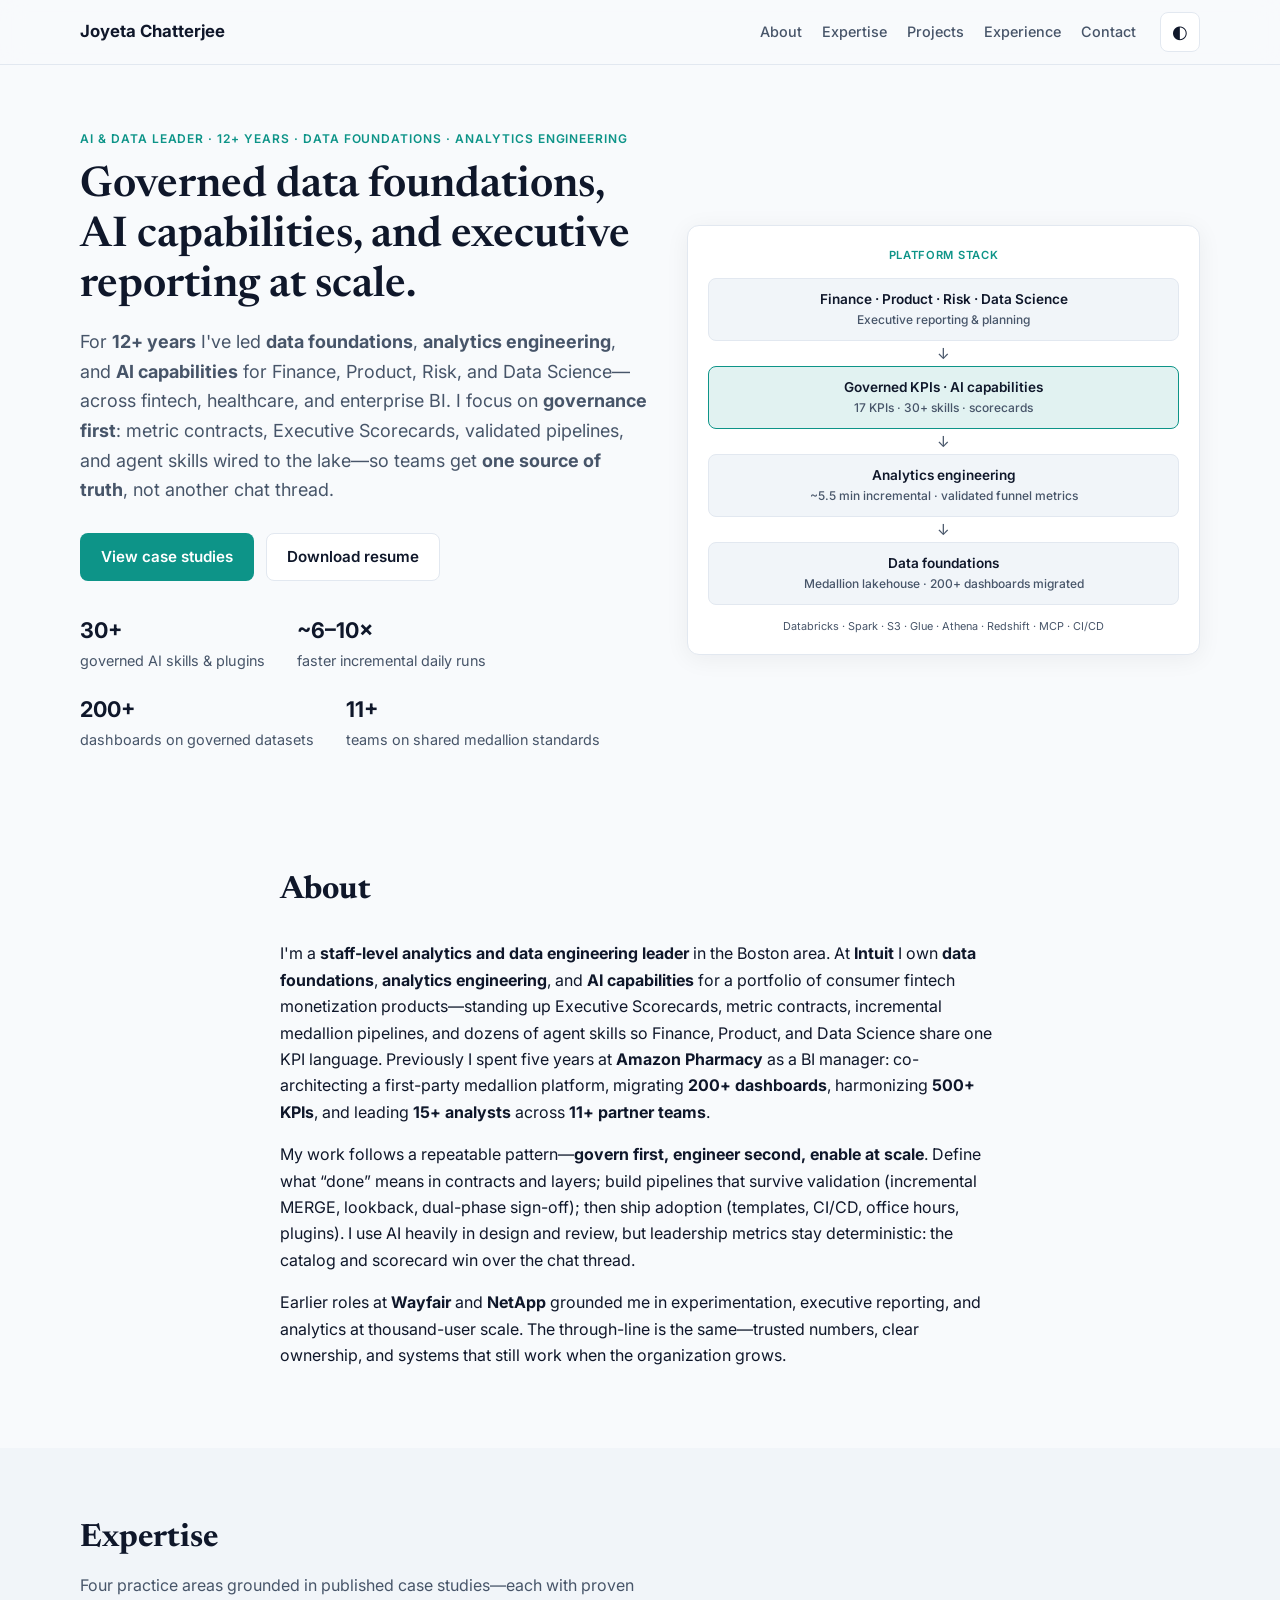
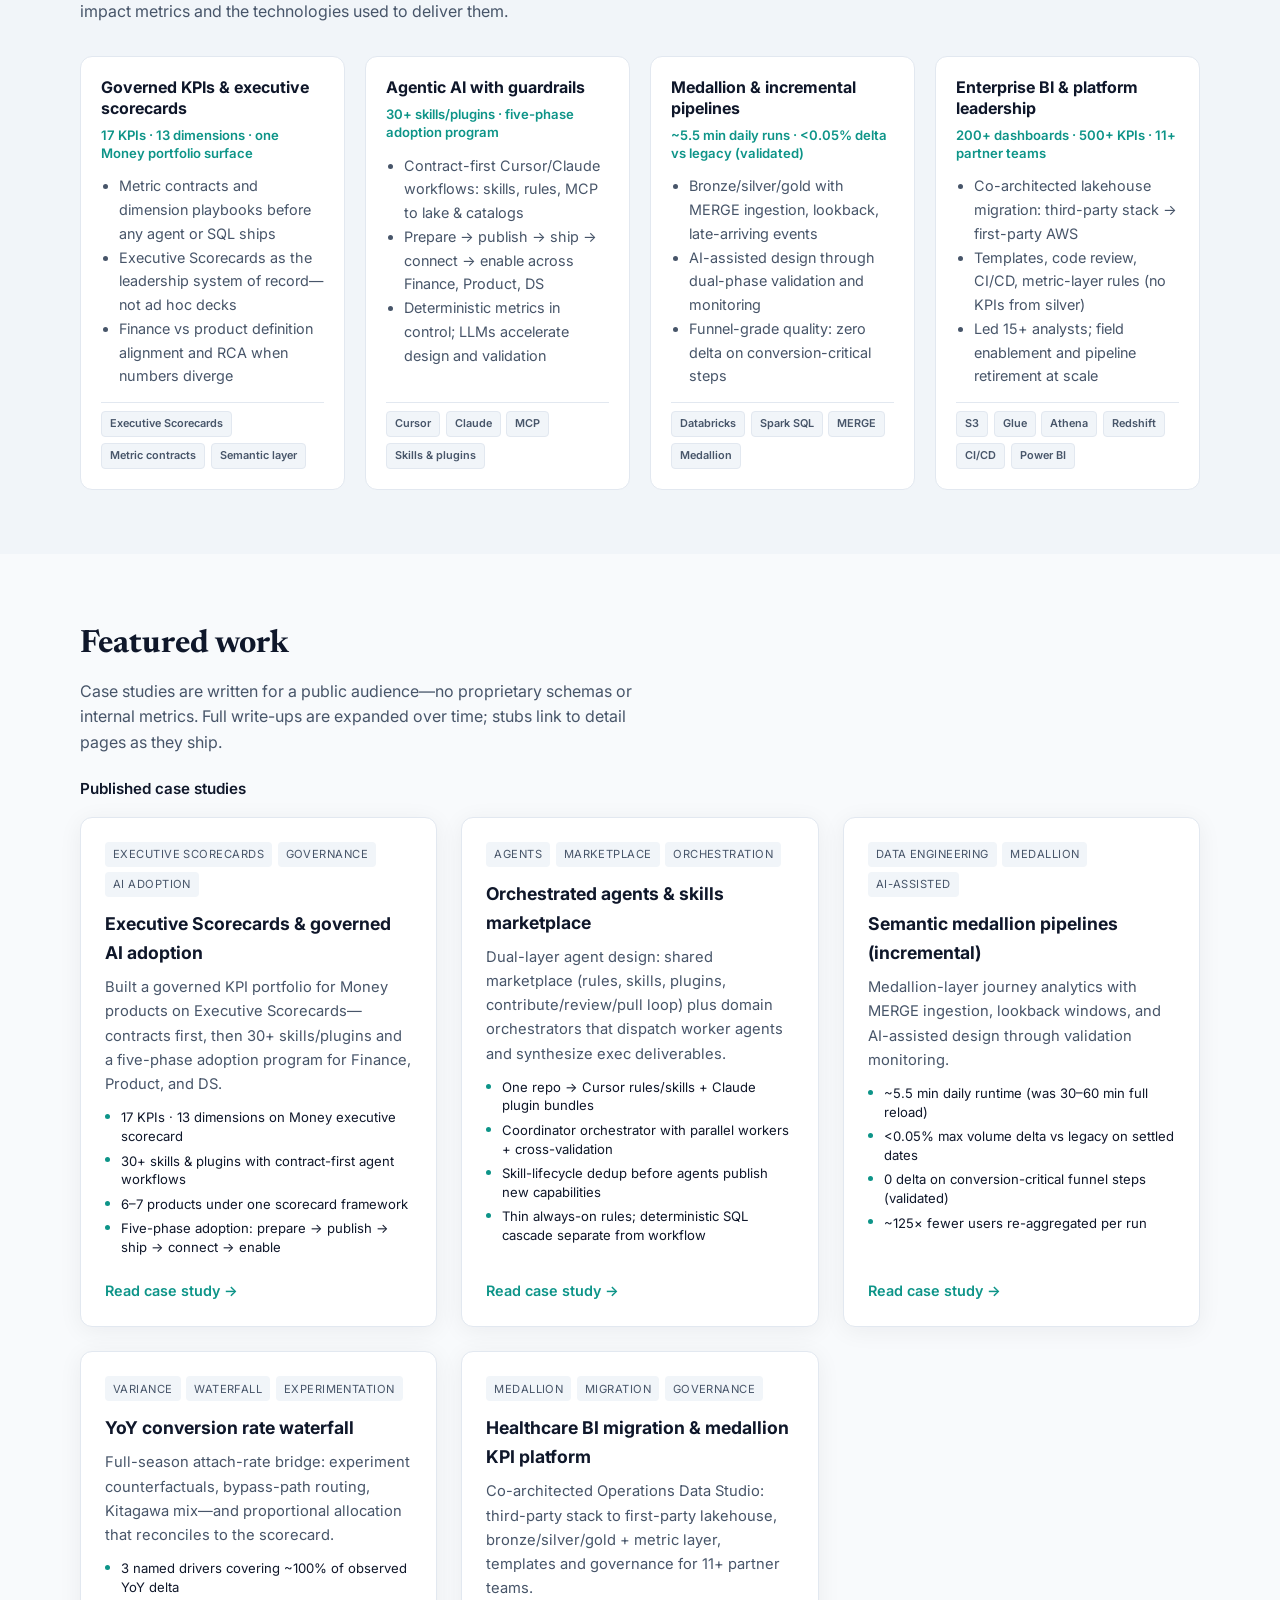
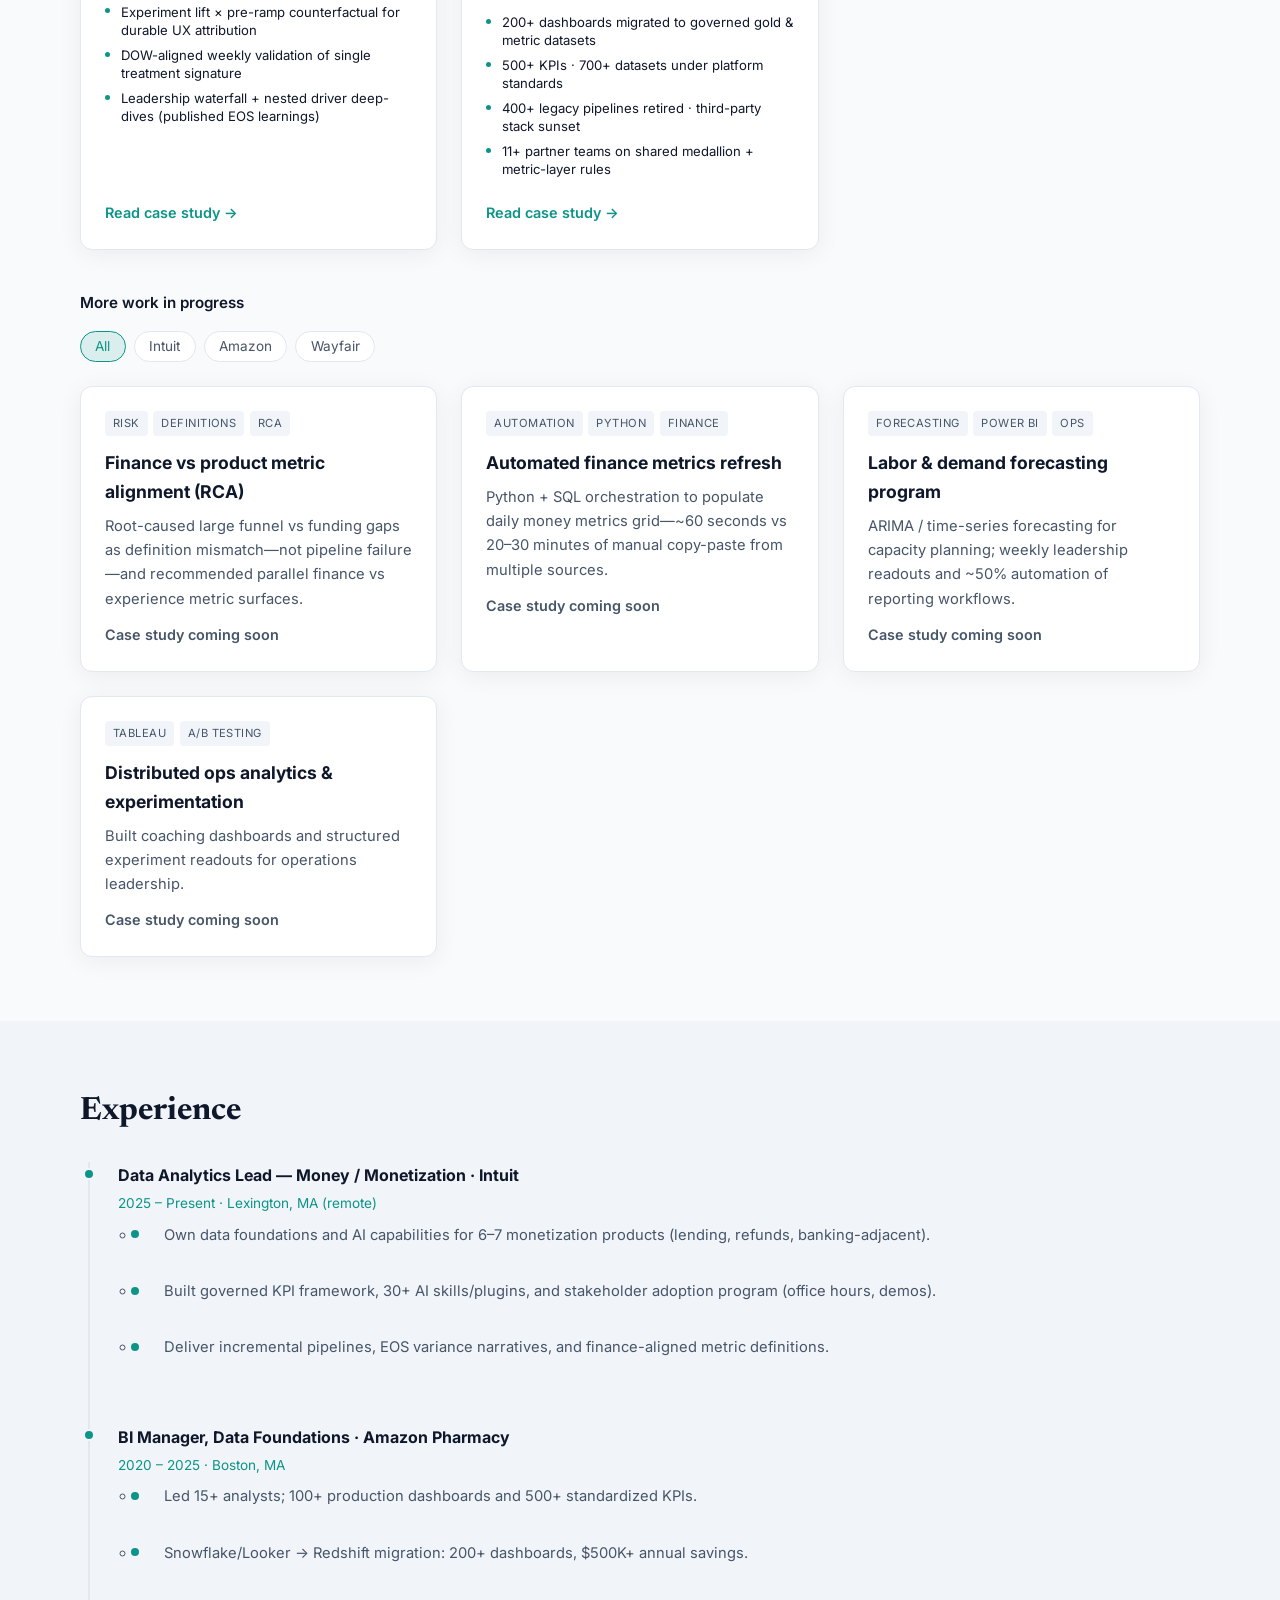
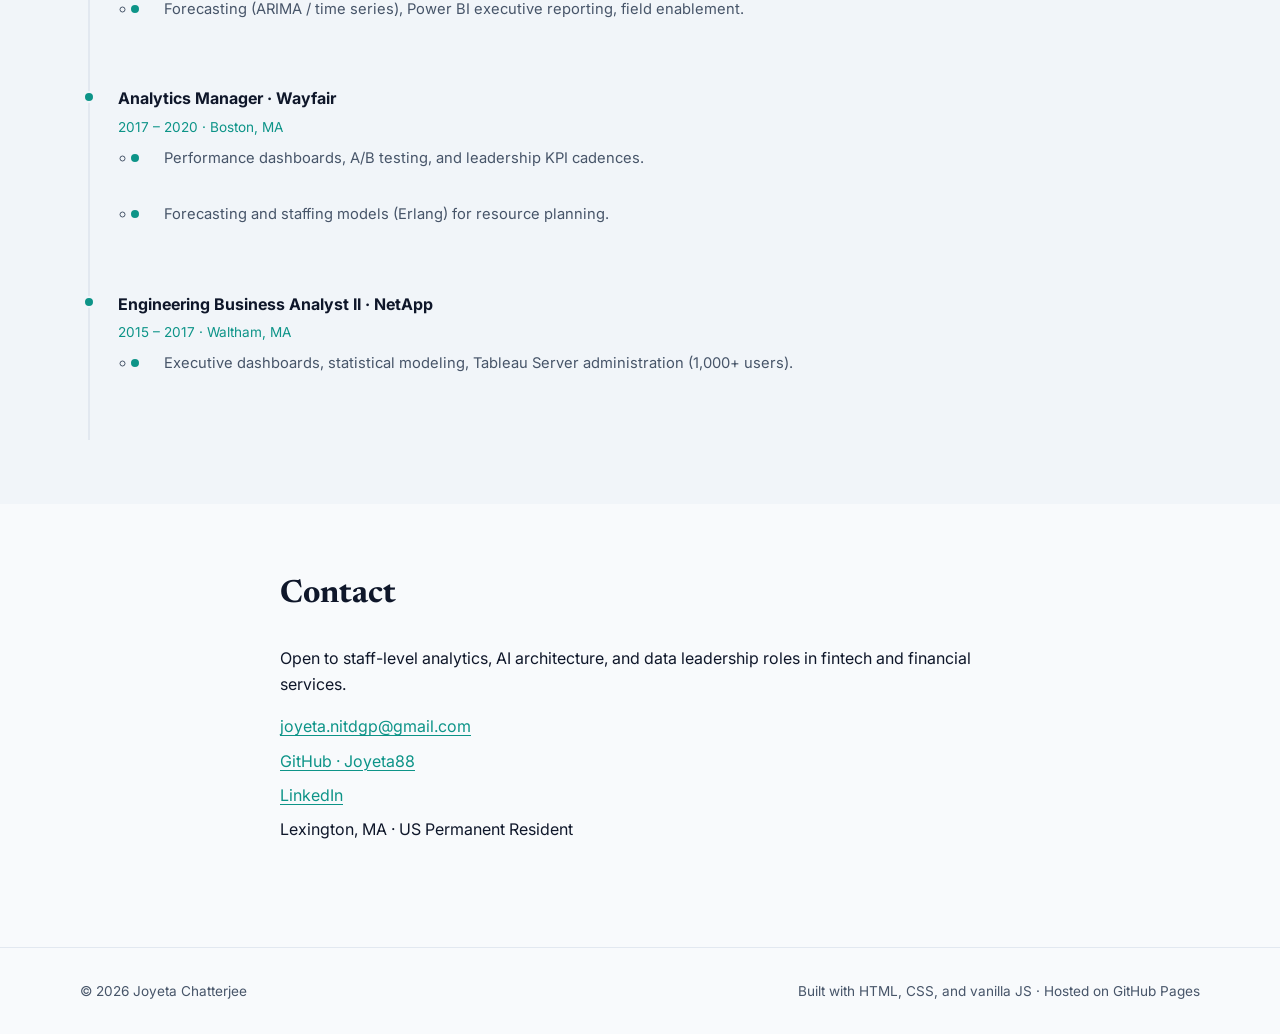
<file: index.html>
<!DOCTYPE html>
<html lang="en">
<head>
  <meta charset="UTF-8" />
  <meta name="viewport" content="width=device-width, initial-scale=1.0" />
  <meta name="description" content="Joyeta Chatterjee — Staff-level analytics & data engineering leader. Governed KPIs, medallion pipelines, agentic AI, and enterprise lakehouse migrations across fintech and healthcare." />
  <meta name="author" content="Joyeta Chatterjee" />
  <title>Joyeta Chatterjee | Staff Analytics & Data Engineering Leader</title>
  <link rel="preconnect" href="https://fonts.googleapis.com" />
  <link rel="preconnect" href="https://fonts.gstatic.com" crossorigin />
  <link href="https://fonts.googleapis.com/css2?family=Inter:wght@400;500;600;700&family=Newsreader:ital,wght@0,500;0,600;1,500&display=swap" rel="stylesheet" />
  <link rel="stylesheet" href="css/style.css?v=20260522" />
</head>
<body>
  <a class="skip-link" href="#main">Skip to content</a>

  <header class="site-header">
    <div class="container header-inner">
      <a class="logo" href="#">Joyeta Chatterjee</a>
      <nav class="nav" aria-label="Primary">
        <a href="#about">About</a>
        <a href="#expertise">Expertise</a>
        <a href="#projects">Projects</a>
        <a href="#experience">Experience</a>
        <a href="#contact">Contact</a>
      </nav>
      <button type="button" class="theme-toggle" id="theme-toggle" aria-label="Toggle dark mode">
        <span class="theme-icon" aria-hidden="true">◐</span>
      </button>
      <button type="button" class="nav-toggle" id="nav-toggle" aria-label="Open menu" aria-expanded="false">
        <span></span><span></span><span></span>
      </button>
    </div>
  </header>

  <main id="main">
    <section class="hero">
      <div class="container hero-grid">
        <div class="hero-copy">
          <p class="eyebrow">AI &amp; data leader · 12+ years · Data foundations · Analytics engineering</p>
          <h1>Governed data foundations, AI capabilities, and executive reporting at scale.</h1>
          <p class="lead">
            For <strong>12+ years</strong> I've led <strong>data foundations</strong>, <strong>analytics engineering</strong>, and
            <strong>AI capabilities</strong> for Finance, Product, Risk, and Data Science—across fintech, healthcare, and
            enterprise BI. I focus on <strong>governance first</strong>: metric contracts, Executive Scorecards, validated
            pipelines, and agent skills wired to the lake—so teams get <strong>one source of truth</strong>, not another chat thread.
          </p>
          <div class="hero-cta">
            <a class="btn btn-primary" href="#projects">View case studies</a>
            <a class="btn btn-secondary" href="resume/Joyeta_Chatterjee_Resume.pdf" target="_blank" rel="noopener">Download resume</a>
          </div>
          <ul class="hero-stats" aria-label="Impact from published case studies">
            <li><strong>30+</strong> governed AI skills &amp; plugins</li>
            <li><strong>~6–10×</strong> faster incremental daily runs</li>
            <li><strong>200+</strong> dashboards on governed datasets</li>
            <li><strong>11+</strong> teams on shared medallion standards</li>
          </ul>
        </div>
        <aside class="hero-card" aria-label="Platform stack from published case studies">
          <p class="hero-stack-title">Platform stack</p>
          <div class="hero-stack">
            <div class="hero-stack__layer">
              <span class="hero-stack__name">Finance · Product · Risk · Data Science</span>
              <span class="hero-stack__metric">Executive reporting &amp; planning</span>
            </div>
            <div class="hero-stack__arrow" aria-hidden="true">↓</div>
            <div class="hero-stack__layer hero-stack__layer--accent">
              <span class="hero-stack__name">Governed KPIs · AI capabilities</span>
              <span class="hero-stack__metric">17 KPIs · 30+ skills · scorecards</span>
            </div>
            <div class="hero-stack__arrow" aria-hidden="true">↓</div>
            <div class="hero-stack__layer">
              <span class="hero-stack__name">Analytics engineering</span>
              <span class="hero-stack__metric">~5.5 min incremental · validated funnel metrics</span>
            </div>
            <div class="hero-stack__arrow" aria-hidden="true">↓</div>
            <div class="hero-stack__layer">
              <span class="hero-stack__name">Data foundations</span>
              <span class="hero-stack__metric">Medallion lakehouse · 200+ dashboards migrated</span>
            </div>
          </div>
          <p class="hero-stack-foot">Databricks · Spark · S3 · Glue · Athena · Redshift · MCP · CI/CD</p>
        </aside>
      </div>
    </section>

    <section id="about" class="section">
      <div class="container narrow">
        <h2>About</h2>
        <p>
          I'm a <strong>staff-level analytics and data engineering leader</strong> in the Boston area. At
          <strong>Intuit</strong> I own <strong>data foundations</strong>, <strong>analytics engineering</strong>, and
          <strong>AI capabilities</strong> for a portfolio of consumer fintech monetization products—standing up Executive
          Scorecards, metric contracts, incremental medallion pipelines, and dozens of agent skills so Finance, Product,
          and Data Science share one KPI language. Previously I spent five years at <strong>Amazon Pharmacy</strong> as a BI
          manager: co-architecting a first-party medallion platform, migrating <strong>200+ dashboards</strong>, harmonizing
          <strong>500+ KPIs</strong>, and leading <strong>15+ analysts</strong> across <strong>11+ partner teams</strong>.
        </p>
        <p>
          My work follows a repeatable pattern—<strong>govern first, engineer second, enable at scale</strong>. Define what
          “done” means in contracts and layers; build pipelines that survive validation (incremental MERGE, lookback,
          dual-phase sign-off); then ship adoption (templates, CI/CD, office hours, plugins). I use AI heavily in design
          and review, but leadership metrics stay deterministic: the catalog and scorecard win over the chat thread.
        </p>
        <p>
          Earlier roles at <strong>Wayfair</strong> and <strong>NetApp</strong> grounded me in experimentation, executive reporting, and
          analytics at thousand-user scale. The through-line is the same—trusted numbers, clear ownership, and systems
          that still work when the organization grows.
        </p>
      </div>
    </section>

    <section id="expertise" class="section section-alt">
      <div class="container">
        <div class="section-head">
          <h2>Expertise</h2>
          <p class="section-desc">
            Four practice areas grounded in published case studies—each with proven impact metrics and the technologies used to deliver them.
          </p>
        </div>
        <div class="skills-grid" id="skills-grid"></div>
      </div>
    </section>

    <section id="projects" class="section">
      <div class="container">
        <div class="section-head">
          <h2>Featured work</h2>
          <p class="section-desc">
            Case studies are written for a public audience—no proprietary schemas or internal metrics.
            Full write-ups are expanded over time; stubs link to detail pages as they ship.
          </p>
        </div>
        <h3 class="projects-subhead">Published case studies</h3>
        <div class="projects-grid" id="featured-projects-grid" aria-label="Published case studies"></div>
        <h3 class="projects-subhead projects-subhead--filter">More work in progress</h3>
        <div class="filter-bar" id="filter-bar" role="tablist" aria-label="Filter projects in progress"></div>
        <div class="projects-grid" id="projects-grid"></div>
      </div>
    </section>

    <section id="experience" class="section section-alt">
      <div class="container">
        <h2>Experience</h2>
        <ol class="timeline" id="timeline"></ol>
      </div>
    </section>

    <section id="contact" class="section">
      <div class="container narrow contact-block">
        <h2>Contact</h2>
        <p>Open to staff-level analytics, AI architecture, and data leadership roles in fintech and financial services.</p>
        <ul class="contact-links">
          <li><a href="mailto:joyeta.nitdgp@gmail.com">joyeta.nitdgp@gmail.com</a></li>
          <li><a href="https://github.com/Joyeta88" target="_blank" rel="noopener">GitHub · Joyeta88</a></li>
          <li><a href="https://www.linkedin.com/in/joyetachatterjee" target="_blank" rel="noopener">LinkedIn</a></li>
          <li>Lexington, MA · US Permanent Resident</li>
        </ul>
      </div>
    </section>
  </main>

  <footer class="site-footer">
    <div class="container footer-inner">
      <p>&copy; <span id="year"></span> Joyeta Chatterjee</p>
      <p class="footer-note">Built with HTML, CSS, and vanilla JS · Hosted on GitHub Pages</p>
    </div>
  </footer>

  <script src="js/projects.js?v=20260710"></script>
  <script src="js/main.js?v=20260710"></script>
</body>
</html>
</file>
<file: css/style.css>
/* Design tokens */
:root {
  --bg: #f8fafc;
  --bg-alt: #f1f5f9;
  --surface: #ffffff;
  --text: #0f172a;
  --text-muted: #475569;
  --border: #e2e8f0;
  --accent: #0d9488;
  --accent-hover: #0f766e;
  --accent-soft: rgba(13, 148, 136, 0.12);
  --shadow: 0 4px 24px rgba(15, 23, 42, 0.06);
  --radius: 12px;
  --font-sans: "Inter", system-ui, sans-serif;
  --font-serif: "Newsreader", Georgia, serif;
  --header-h: 64px;
}

[data-theme="dark"] {
  --bg: #0b1120;
  --bg-alt: #111827;
  --surface: #1e293b;
  --text: #f1f5f9;
  --text-muted: #94a3b8;
  --border: #334155;
  --accent: #2dd4bf;
  --accent-hover: #5eead4;
  --accent-soft: rgba(45, 212, 191, 0.15);
  --shadow: 0 4px 24px rgba(0, 0, 0, 0.35);
}

*,
*::before,
*::after {
  box-sizing: border-box;
}

html {
  scroll-behavior: smooth;
}

body {
  margin: 0;
  font-family: var(--font-sans);
  font-size: 1rem;
  line-height: 1.65;
  color: var(--text);
  background: var(--bg);
}

img {
  max-width: 100%;
  height: auto;
}

a {
  color: var(--accent);
  text-decoration-thickness: 1px;
  text-underline-offset: 3px;
}

a:hover {
  color: var(--accent-hover);
}

.container {
  width: min(1120px, 92vw);
  margin-inline: auto;
}

.narrow {
  width: min(720px, 92vw);
}

.skip-link {
  position: absolute;
  left: -9999px;
  top: 0;
  padding: 0.5rem 1rem;
  background: var(--accent);
  color: #fff;
  z-index: 1000;
}

.skip-link:focus {
  left: 1rem;
  top: 1rem;
}

/* Header */
.site-header {
  position: sticky;
  top: 0;
  z-index: 100;
  background: color-mix(in srgb, var(--bg) 85%, transparent);
  backdrop-filter: blur(12px);
  border-bottom: 1px solid var(--border);
}

.header-inner {
  display: flex;
  align-items: center;
  gap: 1.5rem;
  min-height: var(--header-h);
}

.logo {
  font-weight: 700;
  font-size: 1.05rem;
  color: var(--text);
  text-decoration: none;
  white-space: nowrap;
}

.nav {
  display: flex;
  gap: 1.25rem;
  margin-left: auto;
}

.nav a {
  color: var(--text-muted);
  text-decoration: none;
  font-size: 0.9rem;
  font-weight: 500;
}

.nav a:hover {
  color: var(--text);
}

.theme-toggle {
  border: 1px solid var(--border);
  background: var(--surface);
  color: var(--text);
  width: 40px;
  height: 40px;
  border-radius: 8px;
  cursor: pointer;
  font-size: 1.1rem;
}

.nav-toggle {
  display: none;
  flex-direction: column;
  gap: 5px;
  border: none;
  background: transparent;
  cursor: pointer;
  padding: 8px;
}

.nav-toggle span {
  display: block;
  width: 22px;
  height: 2px;
  background: var(--text);
}

/* Hero */
.hero {
  padding: 4rem 0 3rem;
}

.hero-grid {
  display: grid;
  grid-template-columns: 1.05fr 0.95fr;
  gap: 2.5rem;
  align-items: center;
}

.eyebrow {
  text-transform: uppercase;
  letter-spacing: 0.08em;
  font-size: 0.75rem;
  font-weight: 600;
  color: var(--accent);
  margin: 0 0 0.75rem;
}

.hero h1 {
  font-family: var(--font-serif);
  font-size: clamp(1.85rem, 3.8vw, 2.65rem);
  line-height: 1.18;
  font-weight: 600;
  margin: 0 0 1rem;
  max-width: 18em;
}

.lead {
  font-size: 1.125rem;
  color: var(--text-muted);
  margin: 0 0 1.75rem;
}

.hero-cta {
  display: flex;
  flex-wrap: wrap;
  gap: 0.75rem;
  margin-bottom: 2rem;
}

.btn {
  display: inline-flex;
  align-items: center;
  padding: 0.65rem 1.25rem;
  border-radius: 8px;
  font-weight: 600;
  font-size: 0.95rem;
  text-decoration: none;
  border: 1px solid transparent;
}

.btn-primary {
  background: var(--accent);
  color: #fff !important;
}

.btn-primary:hover {
  background: var(--accent-hover);
}

.btn-secondary {
  background: var(--surface);
  color: var(--text) !important;
  border-color: var(--border);
}

.hero-stats {
  list-style: none;
  padding: 0;
  margin: 0;
  display: flex;
  flex-wrap: wrap;
  gap: 1.25rem 2rem;
}

.hero-stats li {
  font-size: 0.9rem;
  color: var(--text-muted);
}

.hero-stats strong {
  display: block;
  font-size: 1.35rem;
  color: var(--text);
  font-weight: 700;
}

.hero-card {
  background: var(--surface);
  border: 1px solid var(--border);
  border-radius: var(--radius);
  padding: 1.25rem;
  box-shadow: var(--shadow);
}

/* Hero stack diagram */
.hero-stack-title {
  margin: 0 0 0.85rem;
  font-size: 0.7rem;
  font-weight: 600;
  text-transform: uppercase;
  letter-spacing: 0.06em;
  color: var(--accent);
  text-align: center;
}

.hero-stack {
  display: flex;
  flex-direction: column;
  align-items: stretch;
  gap: 0;
  font-size: 0.85rem;
}

.hero-stack__layer {
  display: flex;
  flex-direction: column;
  gap: 0.2rem;
  padding: 0.75rem 1rem;
  text-align: center;
  background: var(--bg-alt);
  border: 1px solid var(--border);
  border-radius: 8px;
}

.hero-stack__layer--accent {
  background: var(--accent-soft);
  border-color: var(--accent);
  font-weight: 600;
}

.hero-stack__name {
  color: var(--text);
  font-weight: 600;
  line-height: 1.3;
}

.hero-stack__metric {
  font-size: 0.75rem;
  font-weight: 500;
  color: var(--text-muted);
  line-height: 1.35;
}

.hero-stack__arrow {
  text-align: center;
  color: var(--text-muted);
  padding: 0.3rem 0;
  font-size: 0.95rem;
  line-height: 1;
}

.hero-stack-foot {
  margin: 0.85rem 0 0;
  font-size: 0.68rem;
  line-height: 1.45;
  text-align: center;
  color: var(--text-muted);
}

/* Sections */
.section {
  padding: 4rem 0;
}

.section-alt {
  background: var(--bg-alt);
}

.section > .container > h2,
.section > .container.narrow > h2 {
  font-family: var(--font-serif);
  font-size: 2rem;
  margin: 0 0 1.5rem;
}

.section-head {
  margin-bottom: 2rem;
}

.section-head h2 {
  font-family: var(--font-serif);
  font-size: 2rem;
  margin: 0 0 0.5rem;
}

.section-desc {
  color: var(--text-muted);
  max-width: 56ch;
  margin: 0;
  font-size: 1rem;
  line-height: 1.6;
}

/* Skills */
.skills-grid {
  display: grid;
  grid-template-columns: repeat(auto-fill, minmax(260px, 1fr));
  gap: 1.25rem;
}

.skill-card {
  background: var(--surface);
  border: 1px solid var(--border);
  border-radius: var(--radius);
  padding: 1.25rem;
  display: flex;
  flex-direction: column;
}

.skill-card h3 {
  margin: 0 0 0.5rem;
  font-size: 1rem;
  line-height: 1.3;
}

.skill-impact {
  margin: 0 0 0.75rem;
  font-size: 0.82rem;
  font-weight: 600;
  color: var(--accent);
  line-height: 1.35;
}

.skill-card ul {
  margin: 0 0 0.85rem;
  padding-left: 1.1rem;
  color: var(--text-muted);
  font-size: 0.9rem;
  flex: 1;
}

.skill-tech {
  display: flex;
  flex-wrap: wrap;
  gap: 0.35rem;
  margin-top: auto;
  padding-top: 0.5rem;
  border-top: 1px solid var(--border);
}

.skill-tech-chip {
  font-size: 0.68rem;
  font-weight: 600;
  padding: 0.2rem 0.5rem;
  border-radius: 4px;
  background: var(--bg-alt);
  color: var(--text-muted);
  border: 1px solid var(--border);
}

/* Projects */
.projects-subhead {
  font-size: 0.95rem;
  font-weight: 600;
  margin: 0 0 1rem;
  color: var(--text);
  font-family: var(--font-sans);
}

.projects-subhead--filter {
  margin-top: 2.5rem;
}

#projects .section-head {
  margin-bottom: 1.25rem;
}

#featured-projects-grid {
  margin-bottom: 0.5rem;
}

.filter-bar {
  display: flex;
  flex-wrap: wrap;
  gap: 0.5rem;
  margin-bottom: 1.5rem;
}

.filter-btn {
  border: 1px solid var(--border);
  background: var(--surface);
  color: var(--text-muted);
  padding: 0.4rem 0.9rem;
  border-radius: 999px;
  font-size: 0.85rem;
  cursor: pointer;
  font-family: inherit;
}

.filter-btn.active,
.filter-btn:hover {
  border-color: var(--accent);
  color: var(--accent);
  background: var(--accent-soft);
}

.projects-grid {
  display: grid;
  grid-template-columns: repeat(auto-fill, minmax(300px, 1fr));
  gap: 1.5rem;
}

.project-card {
  background: var(--surface);
  border: 1px solid var(--border);
  border-radius: var(--radius);
  padding: 1.5rem;
  display: flex;
  flex-direction: column;
  box-shadow: var(--shadow);
  transition: transform 0.2s, border-color 0.2s;
}

.project-card:hover {
  transform: translateY(-2px);
  border-color: var(--accent);
}

.project-card h3 {
  margin: 0 0 0.5rem;
  font-size: 1.1rem;
}

.project-tags {
  display: flex;
  flex-wrap: wrap;
  gap: 0.35rem;
  margin-bottom: 0.75rem;
}

.tag {
  font-size: 0.7rem;
  text-transform: uppercase;
  letter-spacing: 0.04em;
  padding: 0.2rem 0.5rem;
  border-radius: 4px;
  background: var(--bg-alt);
  color: var(--text-muted);
}

.project-card p {
  color: var(--text-muted);
  font-size: 0.92rem;
  margin: 0 0 0.75rem;
}

.project-highlights {
  list-style: none;
  padding: 0;
  margin: 0 0 1rem;
  flex: 1;
}

.project-highlights li {
  position: relative;
  padding-left: 1rem;
  margin-bottom: 0.4rem;
  font-size: 0.82rem;
  line-height: 1.4;
  color: var(--text);
}

.project-highlights li::before {
  content: "";
  position: absolute;
  left: 0;
  top: 0.45em;
  width: 5px;
  height: 5px;
  border-radius: 50%;
  background: var(--accent);
}

.project-card .card-link {
  font-weight: 600;
  font-size: 0.9rem;
  text-decoration: none;
}

.project-card.coming-soon .card-link {
  color: var(--text-muted);
  pointer-events: none;
}

/* Timeline */
.timeline {
  list-style: none;
  padding: 0;
  margin: 0;
  border-left: 2px solid var(--border);
  margin-left: 0.5rem;
}

.timeline li {
  padding: 0 0 2rem 1.75rem;
  position: relative;
}

.timeline li::before {
  content: "";
  position: absolute;
  left: -7px;
  top: 0.35rem;
  width: 12px;
  height: 12px;
  border-radius: 50%;
  background: var(--accent);
  border: 2px solid var(--bg-alt);
}

.timeline .role {
  font-weight: 700;
  margin: 0 0 0.25rem;
}

.timeline .meta {
  font-size: 0.85rem;
  color: var(--accent);
  margin: 0 0 0.5rem;
}

.timeline .bullets {
  margin: 0;
  padding-left: 1.1rem;
  color: var(--text-muted);
  font-size: 0.92rem;
}

/* Contact */
.contact-links {
  list-style: none;
  padding: 0;
  margin: 1rem 0 0;
}

.contact-links li {
  margin-bottom: 0.5rem;
}

/* Footer */
.site-footer {
  border-top: 1px solid var(--border);
  padding: 2rem 0;
  margin-top: 2rem;
}

.footer-inner {
  display: flex;
  flex-wrap: wrap;
  justify-content: space-between;
  gap: 0.5rem;
  font-size: 0.85rem;
  color: var(--text-muted);
}

.footer-inner p {
  margin: 0;
}

/* Mobile */
@media (max-width: 900px) {
  .hero-grid {
    grid-template-columns: 1fr;
  }

  .hero h1 {
    max-width: none;
  }

  .nav {
    display: none;
    position: absolute;
    top: var(--header-h);
    left: 0;
    right: 0;
    flex-direction: column;
    background: var(--surface);
    border-bottom: 1px solid var(--border);
    padding: 1rem 1.5rem;
  }

  .nav.open {
    display: flex;
  }

  .nav-toggle {
    display: flex;
    margin-left: auto;
  }

  .theme-toggle {
    margin-left: 0;
  }
}

/* Case study pages */
.case-study {
  padding: 2rem 0 4rem;
}

.case-study .container {
  width: min(760px, 92vw);
}

.case-back {
  display: inline-block;
  margin-bottom: 1.5rem;
  font-size: 0.9rem;
  font-weight: 600;
  text-decoration: none;
}

.case-study h1 {
  font-family: var(--font-serif);
  font-size: clamp(1.75rem, 4vw, 2.35rem);
  line-height: 1.2;
  margin: 0 0 0.75rem;
}

.case-meta {
  display: flex;
  flex-wrap: wrap;
  gap: 0.5rem;
  margin-bottom: 2rem;
}

.case-study h2 {
  font-family: var(--font-serif);
  font-size: 1.35rem;
  margin: 2.5rem 0 1rem;
  padding-top: 0.5rem;
  border-top: 1px solid var(--border);
}

.case-study h2:first-of-type {
  border-top: none;
  padding-top: 0;
  margin-top: 0;
}

.case-study h3 {
  font-size: 1.05rem;
  margin: 1.5rem 0 0.75rem;
}

.case-study p,
.case-study li {
  color: var(--text-muted);
}

.case-study strong {
  color: var(--text);
}

.impact-grid {
  display: grid;
  grid-template-columns: repeat(auto-fit, minmax(140px, 1fr));
  gap: 1rem;
  margin: 1.5rem 0 2rem;
}

.impact-card {
  background: var(--surface);
  border: 1px solid var(--border);
  border-radius: var(--radius);
  padding: 1.25rem;
  text-align: center;
  box-shadow: var(--shadow);
}

.impact-card .value {
  display: block;
  font-size: 1.5rem;
  font-weight: 700;
  color: var(--accent);
  line-height: 1.2;
}

.impact-card .label {
  font-size: 0.8rem;
  color: var(--text-muted);
  margin-top: 0.35rem;
}

.arch-diagram {
  background: var(--bg-alt);
  border: 1px solid var(--border);
  border-radius: var(--radius);
  padding: 1.25rem 1.5rem;
  font-family: ui-monospace, "SF Mono", Menlo, monospace;
  font-size: 0.8rem;
  line-height: 1.5;
  overflow-x: auto;
  color: var(--text);
  white-space: pre;
}

.callout {
  background: var(--accent-soft);
  border-left: 4px solid var(--accent);
  padding: 1rem 1.25rem;
  border-radius: 0 var(--radius) var(--radius) 0;
  margin: 1.5rem 0;
}

.callout p {
  margin: 0;
  color: var(--text);
}

.case-table {
  width: 100%;
  border-collapse: collapse;
  font-size: 0.9rem;
  margin: 1rem 0 1.5rem;
}

.case-table th,
.case-table td {
  border: 1px solid var(--border);
  padding: 0.6rem 0.75rem;
  text-align: left;
}

.case-table th {
  background: var(--bg-alt);
  color: var(--text);
  font-weight: 600;
}

.case-table td {
  color: var(--text-muted);
}

/* Flow diagrams (Mermaid + figures) */
.case-study .container--wide {
  width: min(920px, 94vw);
}

.flow-figure {
  margin: 1.5rem 0 2rem;
  padding: 0;
}

.flow-figure figcaption {
  margin-top: 0.75rem;
  font-size: 0.85rem;
  color: var(--text-muted);
  text-align: center;
}

.mermaid-wrap {
  background: var(--surface);
  border: 1px solid var(--border);
  border-radius: var(--radius);
  padding: 1.25rem 0.75rem;
  overflow-x: auto;
  box-shadow: var(--shadow);
}

.mermaid-wrap .mermaid {
  display: flex;
  justify-content: center;
  min-height: 2rem;
}

.mermaid-wrap svg {
  max-width: 100%;
  height: auto;
}

.flow-grid-2 {
  display: grid;
  grid-template-columns: 1fr;
  gap: 1.25rem;
  margin: 1.5rem 0 2rem;
}

@media (min-width: 720px) {
  .flow-grid-2 {
    grid-template-columns: 1fr 1fr;
  }
}

/* CSS fallback: simple vertical pipeline (no JS) */
.flow-pipeline {
  display: flex;
  flex-direction: column;
  align-items: center;
  gap: 0;
  margin: 1.5rem 0;
  padding: 1.25rem;
  background: var(--surface);
  border: 1px solid var(--border);
  border-radius: var(--radius);
}

.flow-pipeline .flow-node {
  width: min(100%, 320px);
  padding: 0.65rem 1rem;
  text-align: center;
  font-size: 0.88rem;
  font-weight: 600;
  color: var(--text);
  background: var(--bg-alt);
  border: 1px solid var(--border);
  border-radius: 8px;
}

.flow-pipeline .flow-node small {
  display: block;
  font-weight: 400;
  font-size: 0.75rem;
  color: var(--text-muted);
  margin-top: 0.2rem;
}

.flow-pipeline .flow-node--bronze {
  border-color: #b45309;
  background: rgba(180, 83, 9, 0.08);
}

.flow-pipeline .flow-node--silver {
  border-color: #64748b;
  background: rgba(100, 116, 139, 0.1);
}

.flow-pipeline .flow-node--gold {
  border-color: #ca8a04;
  background: rgba(202, 138, 4, 0.1);
}

.flow-pipeline .flow-node--platinum {
  border-color: var(--accent);
  background: var(--accent-soft);
}

.flow-pipeline .flow-arrow {
  color: var(--text-muted);
  font-size: 1.1rem;
  line-height: 1;
  padding: 0.35rem 0;
}
</file>
